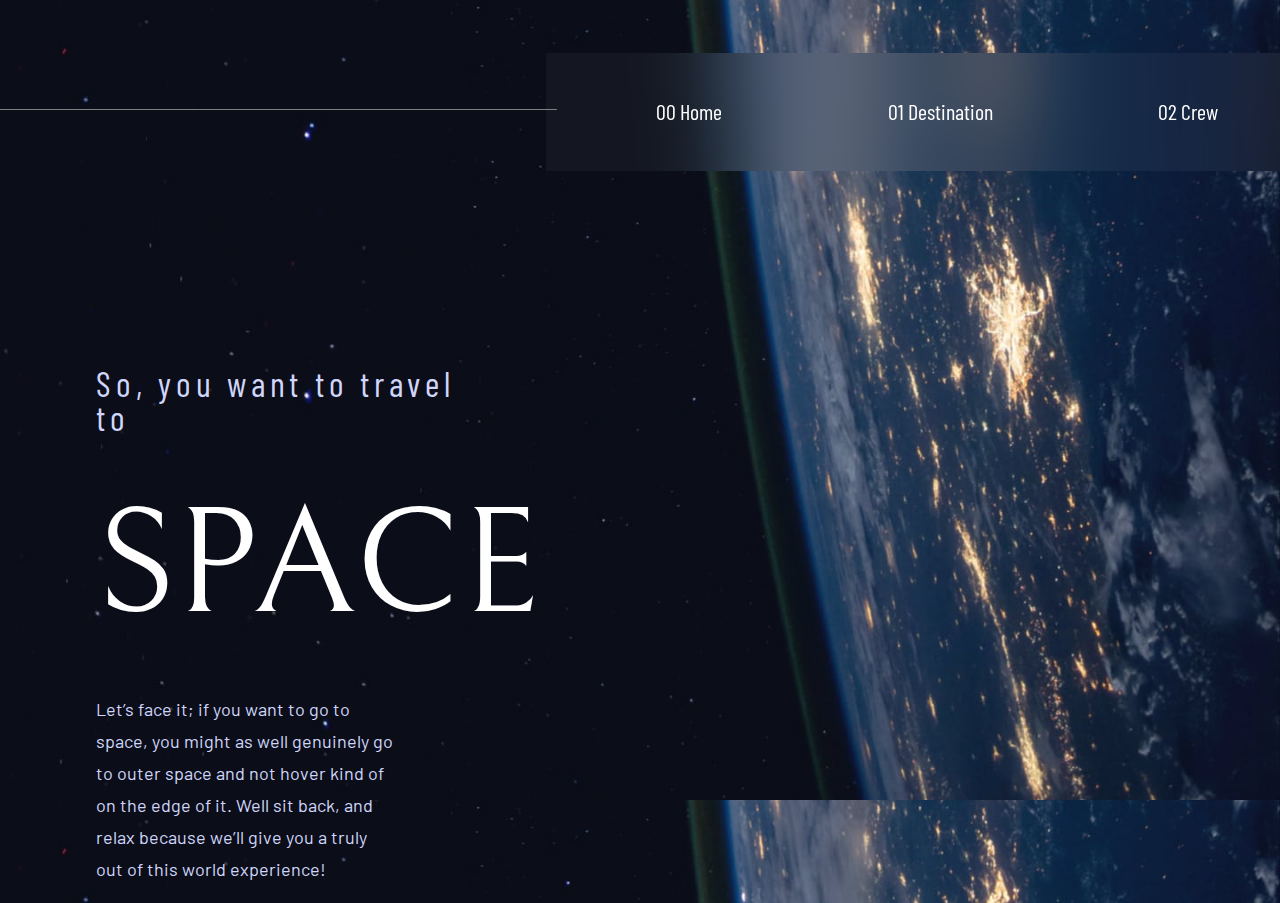
<file: index.html>
<!DOCTYPE html>
<html lang="en">

<head>
  <meta charset="UTF-8">
  <meta name="viewport" content="width=device-width, initial-scale=1.0">

  <link rel="icon" type="image/png" sizes="32x32" href="assets/favicon-32x32.png">
  <link rel="stylesheet" href="assets/styles.css">
  <link rel="preconnect" href="https://fonts.googleapis.com">
  <link rel="preconnect" href="https://fonts.gstatic.com" crossorigin>
  <link href="https://fonts.googleapis.com/css2?family=Barlow&family=Barlow+Condensed&family=Bellefair&display=swap" rel="stylesheet">

  <title>Frontend Mentor | Space tourism website</title>
</head>

<body>

  <div class="bar">
    <div class="nevigation_bar">
      <nav class="menu">
        <a href="index.html">00 Home</a>
        <a href="destination-moon.html">01 Destination</a>
        <a href="crew-commander.html">02 Crew</a>
        <a href="technology-vehicle.html">03 Tectnology</a>
        <hr class="line">
      </nav>
    </div>

  </div>
  <div class="text">
    <h4>So, you want to travel to</h4>
    <h1> SPACE</h1>
    <p>Let’s face it; if you want to go to space, you might as well genuinely go to
      outer space and not hover kind of on the edge of it. Well sit back, and relax
      because we’ll give you a truly out of this world experience!</p>


  </div>
  <div class="explore">
    <h3 >EXPLORE</h3>

  </div>






</body>

</html>
</file>
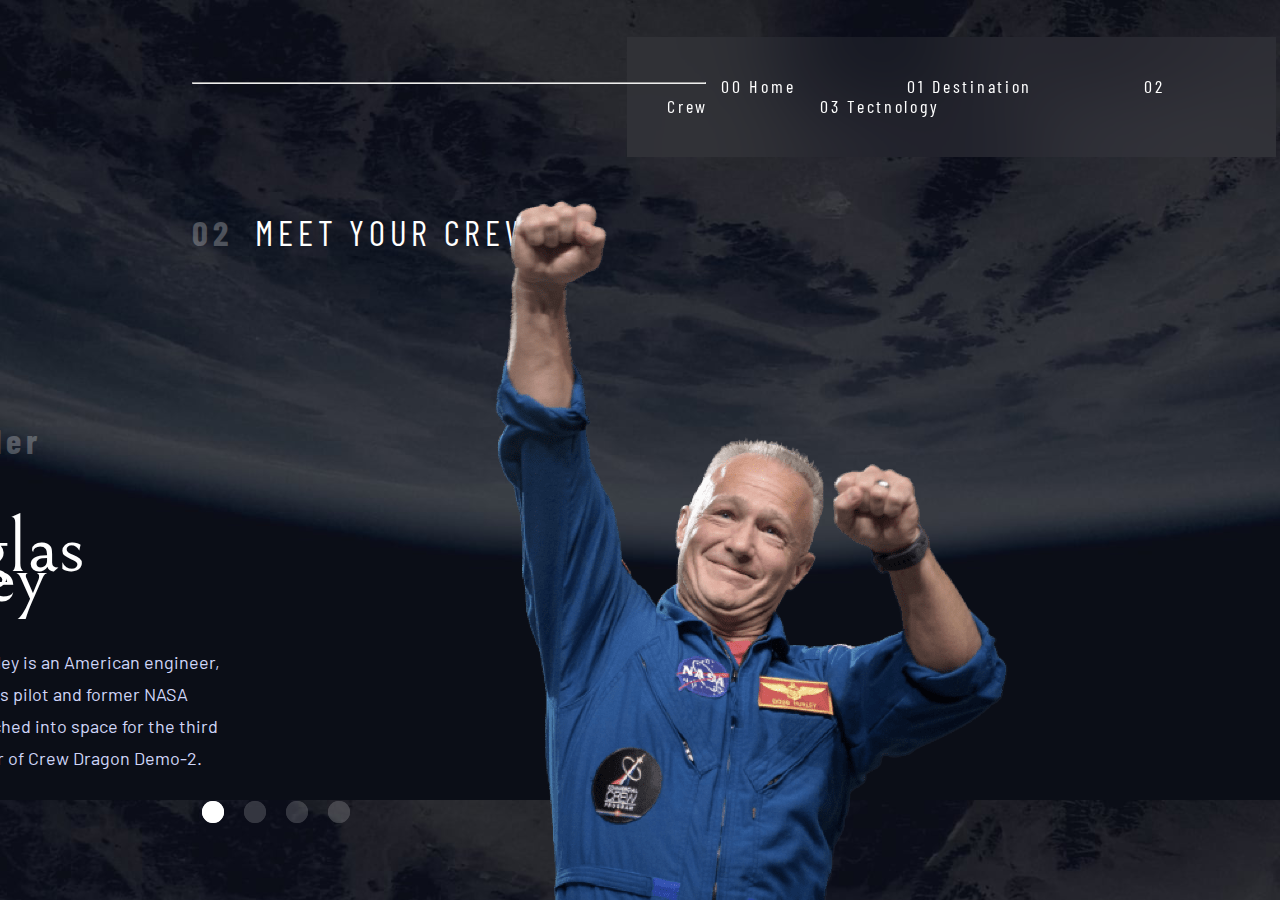
<file: crew-commander.html>
<!DOCTYPE html>
<html lang="en">
<head>
  <meta charset="UTF-8">
  <meta name="viewport" content="width=device-width, initial-scale=1.0">

  <link rel="icon" type="image/png" sizes="32x32" href="./assets/favicon-32x32.png">
  <link rel="stylesheet" href="assets/styles-c.css">
  <link rel="preconnect" href="https://fonts.googleapis.com">
  <link rel="preconnect" href="https://fonts.gstatic.com" crossorigin>
  <link href="https://fonts.googleapis.com/css2?family=Barlow&family=Barlow+Condensed&family=Bellefair&display=swap" rel="stylesheet">
  <title>Frontend Mentor | Space tourism website</title>
</head>
<body>
  <div class="nav-bar">
    <nav class="menu">
      <a class="a1" href="index.html">00 Home</a>
      <a class="a1" href="destination-moon.html">01 Destination</a>
      <a class="a1" href="crew-commander.html">02 Crew</a>
      <a class="a1" href="technology-vehicle.html">03 Tectnology</a>
    </nav>
    <hr class="line">

  </div>
  <div class="h1">
    <h1 class="h1-1">02</h1> <h1 class="h1-2">Meet your crew</h1>
  </div>
  <div class="main">
    <h1 class="h1-1">Commander</h1>
    <h1 class="h1-3">Douglas Hurley</h1>
    <p>Douglas Gerald Hurley is an American engineer, former Marine Corps pilot
        and former NASA astronaut. He launched into space for the third time as
        commander of Crew Dragon Demo-2.
      </p>

  </div>
  <img src="assets/crew/image-douglas-hurley.png" alt="image-moon">
  <div class="nav">
    <nav class="">
      <a class="a2 btn opacity"  href="crew-commander.html"></a>
      <a class="a2 btn" href="crew-specialist.html"></a>
      <a class="a2 btn" href="crew-pilot.html"></a>
      <a class="a2 btn" href="crew-engineer.html"></a>
    </nav>

  </div>


</body>
</html>
</file>
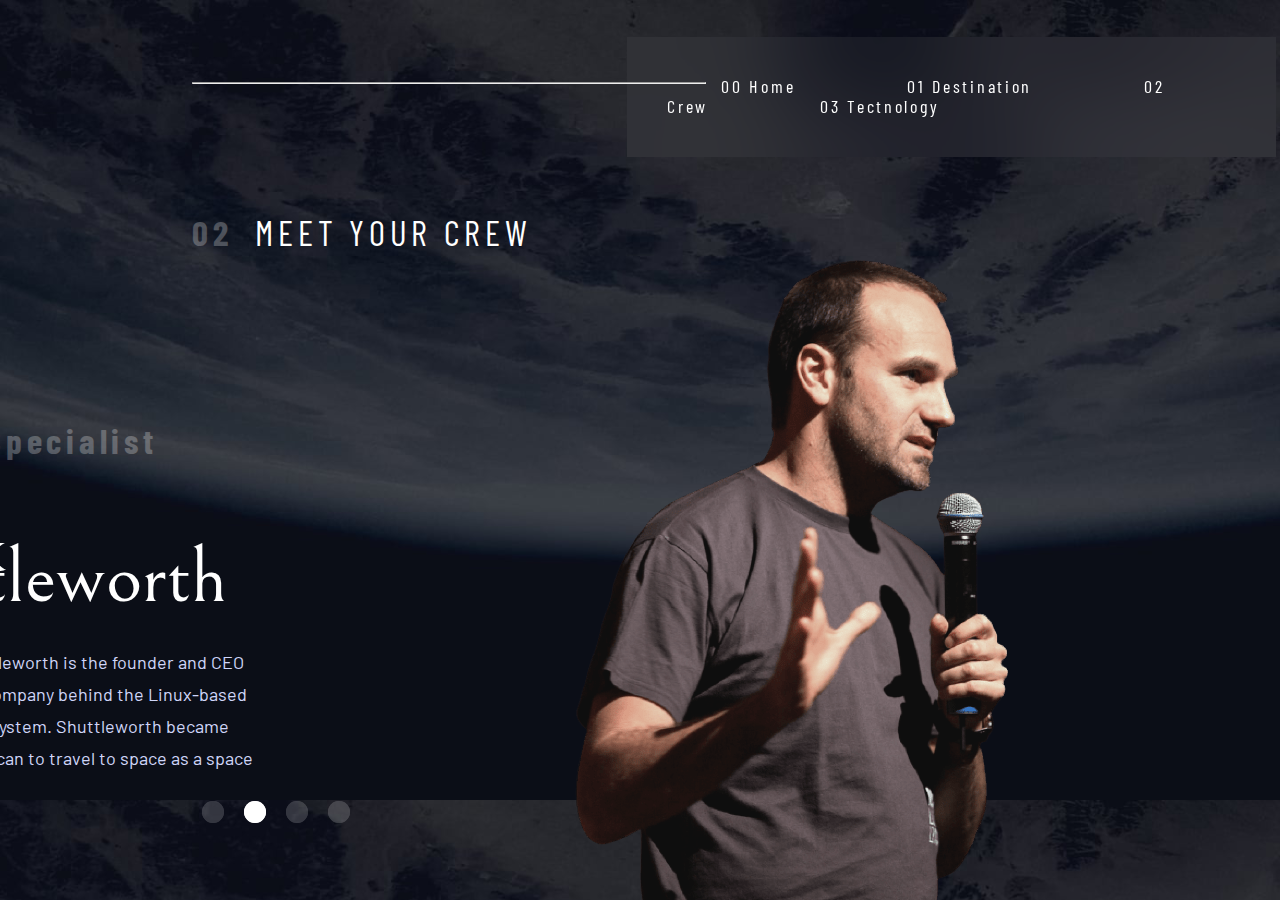
<file: crew-specialist.html>
<!DOCTYPE html>
<html lang="en">
<head>
  <meta charset="UTF-8">
  <meta name="viewport" content="width=device-width, initial-scale=1.0">

  <link rel="icon" type="image/png" sizes="32x32" href="./assets/favicon-32x32.png">
  <link rel="stylesheet" href="assets/styles-c.css">
  <link rel="preconnect" href="https://fonts.googleapis.com">
  <link rel="preconnect" href="https://fonts.gstatic.com" crossorigin>
  <link href="https://fonts.googleapis.com/css2?family=Barlow&family=Barlow+Condensed&family=Bellefair&display=swap" rel="stylesheet">
  <title>Frontend Mentor | Space tourism website</title>
</head>
<body>
  <div class="nav-bar">
    <nav class="menu">
      <a class="a1" href="index.html">00 Home</a>
      <a class="a1" href="destination-moon.html">01 Destination</a>
      <a class="a1" href="crew-commander.html">02 Crew</a>
      <a class="a1" href="technology-vehicle.html">03 Tectnology</a>
    </nav>
    <hr class="line">

  </div>
  <div class="h1">
    <h1 class="h1-1">02</h1> <h1 class="h1-2">Meet your crew</h1>
  </div>
  <div class="main">
    <h1 class="h1-1">  Mission Specialist</h1>
    <h1 class="h1-3">  Mark Shuttleworth</h1>
    <p>  Mark Richard Shuttleworth is the founder and CEO of Canonical, the company behind
      the Linux-based Ubuntu operating system. Shuttleworth became the first South
      African to travel to space as a space tourist.
      </p>

  </div>
  <img src="assets/crew/image-mark-shuttleworth.png" alt="image-moon">
  <div class="nav">
    <nav class="">
      <a class="a2 btn"  href="crew-commander.html"></a>
      <a class="a2 btn opacity" href="crew-specialist.html"></a>
      <a class="a2 btn" href="crew-pilot.html"></a>
      <a class="a2 btn" href="crew-engineer.html"></a>
    </nav>

  </div>


</body>
</html>
</file>
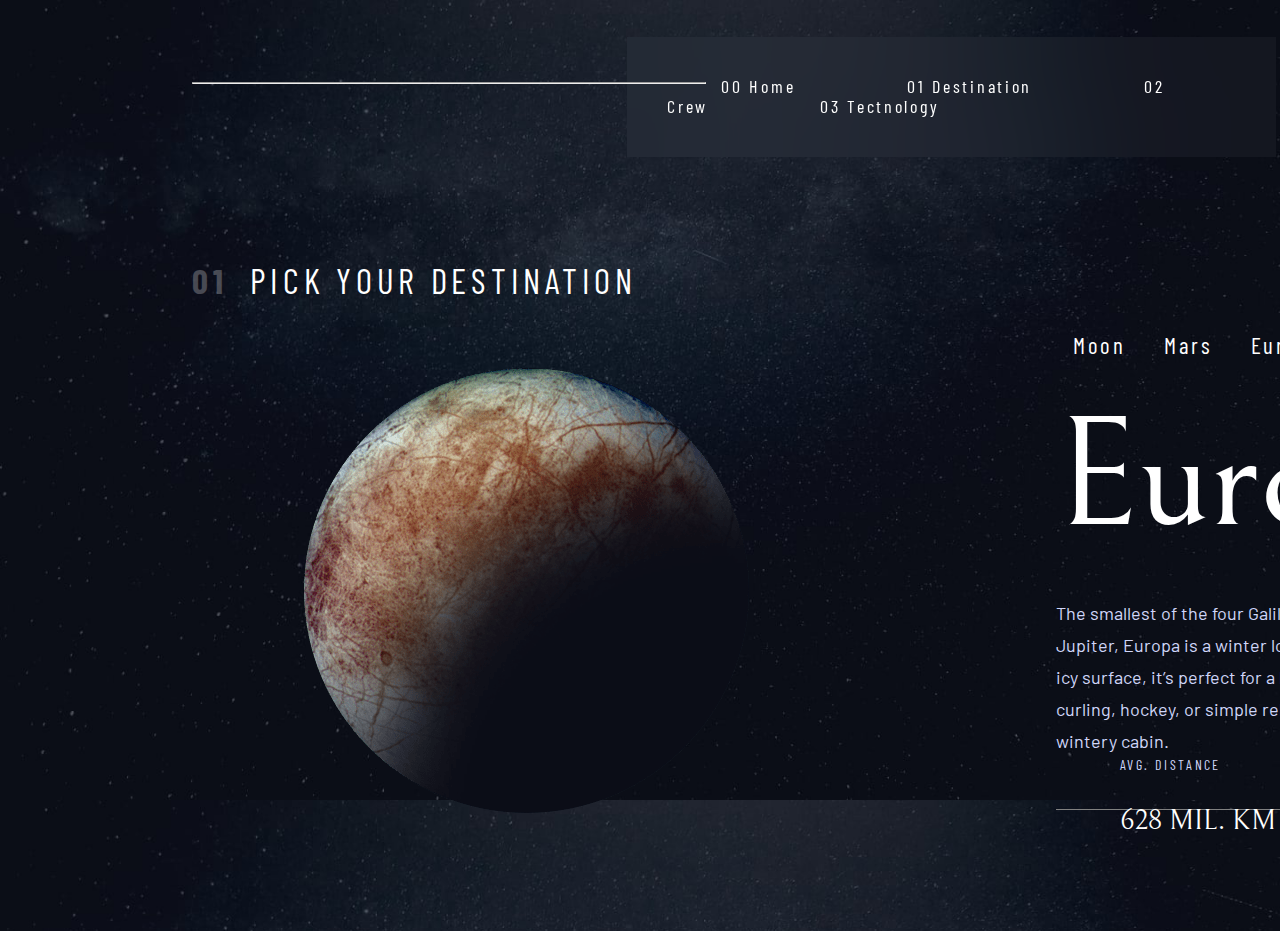
<file: destination-europa.html>
<!DOCTYPE html>
<html lang="en">
<head>
  <meta charset="UTF-8">
  <meta name="viewport" content="width=device-width, initial-scale=1.0">

  <link rel="icon" type="image/png" sizes="32x32" href="./assets/favicon-32x32.png">
  <link rel="stylesheet" href="assets/styles-d.css">
  <link rel="preconnect" href="https://fonts.googleapis.com">
  <link rel="preconnect" href="https://fonts.gstatic.com" crossorigin>
  <link href="https://fonts.googleapis.com/css2?family=Barlow&family=Barlow+Condensed&family=Bellefair&display=swap" rel="stylesheet">
  <title>Frontend Mentor | Space tourism website</title>
</head>
<body>
  <div class="nav-bar">
    <nav class="menu">
      <a class="a1" href="index.html">00 Home</a>
      <a class="a1" href="destination-moon.html">01 Destination</a>
      <a class="a1" href="crew-commander.html">02 Crew</a>
      <a class="a1" href="technology-vehicle.html">03 Tectnology</a>
    </nav>
    <hr class="line">

  </div>
  <div class="h1">
    <h1 class="h1-1">01</h1> <h1 class="h1-2">Pick your destination</h1>
  </div>
  <div class="main">
    <nav>
      <a class="a2"  href="destination-moon.html">Moon</a>
      <a class="a2" href="destination-mars.html">Mars</a>
      <a class="a2" href="destination-europa.html">Europa</a>
      <a class="a2" href="destination-titan.html">Titan</a>

    </nav>
    <h1 class="h1-3">Europa</h1>
    <p>   The smallest of the four Galilean moons orbiting Jupiter, Europa is a
      winter lover’s dream. With an icy surface, it’s perfect for a bit of
      ice skating, curling, hockey, or simple relaxation in your snug
      wintery cabin.</p>
    <hr class="line2">
    <div class="last1">
      <h6>AVG. DISTANCE</h6>
      <h3>   628 mil. km</h3>
    </div>
    <div class="last2">
      <h6>EST. TRAVEL TIME</h6>
      <h3> 3 years</h3>

    </div>

  </div>
  <img src="assets/destination/image-europa.png" alt="image-moon">


</body>
</html>
</file>
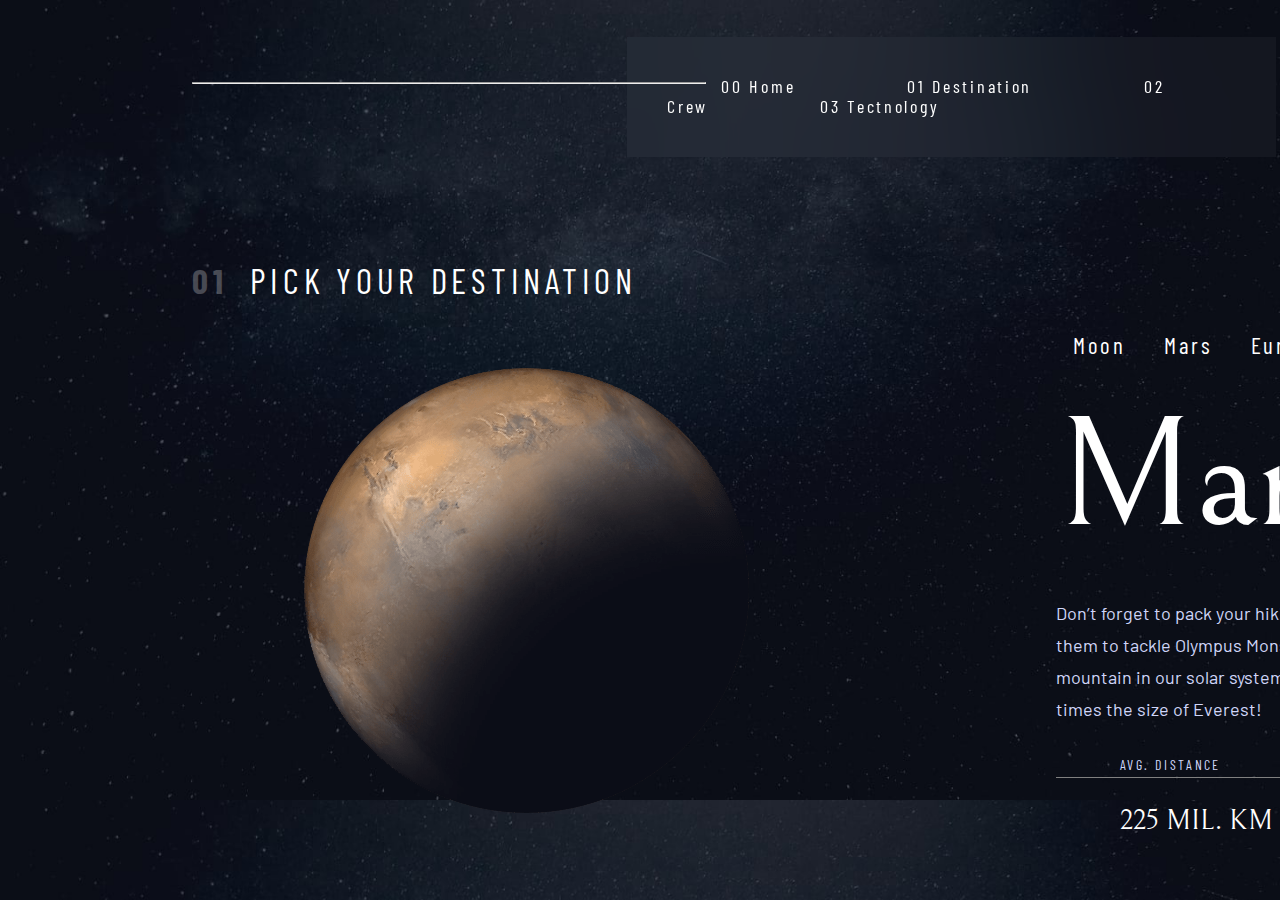
<file: destination-mars.html>
<!DOCTYPE html>
<html lang="en">
<head>
  <meta charset="UTF-8">
  <meta name="viewport" content="width=device-width, initial-scale=1.0">

  <link rel="icon" type="image/png" sizes="32x32" href="./assets/favicon-32x32.png">
  <link rel="stylesheet" href="assets/styles-d.css">
  <link rel="preconnect" href="https://fonts.googleapis.com">
  <link rel="preconnect" href="https://fonts.gstatic.com" crossorigin>
  <link href="https://fonts.googleapis.com/css2?family=Barlow&family=Barlow+Condensed&family=Bellefair&display=swap" rel="stylesheet">
  <title>Frontend Mentor | Space tourism website</title>
</head>
<body>
  <div class="nav-bar">
    <nav class="menu">
      <a class="a1" href="index.html">00 Home</a>
      <a class="a1" href="destination-moon.html">01 Destination</a>
      <a class="a1" href="crew-commander.html">02 Crew</a>
      <a class="a1" href="technology-vehicle.html">03 Tectnology</a>
    </nav>
    <hr class="line">

  </div>
  <div class="h1">
    <h1 class="h1-1">01</h1> <h1 class="h1-2">Pick your destination</h1>
  </div>
  <div class="main">
    <nav>
      <a class="a2"  href="destination-moon.html">Moon</a>
      <a class="a2" href="destination-mars.html">Mars</a>
      <a class="a2" href="destination-europa.html">Europa</a>
      <a class="a2" href="destination-titan.html">Titan</a>

    </nav>
    <h1 class="h1-3">Mars</h1>
    <p> Don’t forget to pack your hiking boots. You’ll need them to tackle Olympus Mons,
    the tallest planetary mountain in our solar system. It’s two and a half times
    the size of Everest!</p>
    <hr class="line2">
    <div class="last1">
      <h6>AVG. DISTANCE</h6>
      <h3>  225 mil. km</h3>
    </div>
    <div class="last2">
      <h6>EST. TRAVEL TIME</h6>
      <h3>  9 months</h3>

    </div>

  </div>
  <img src="assets/destination/image-mars.png" alt="image-moon">


</body>
</html>
</file>
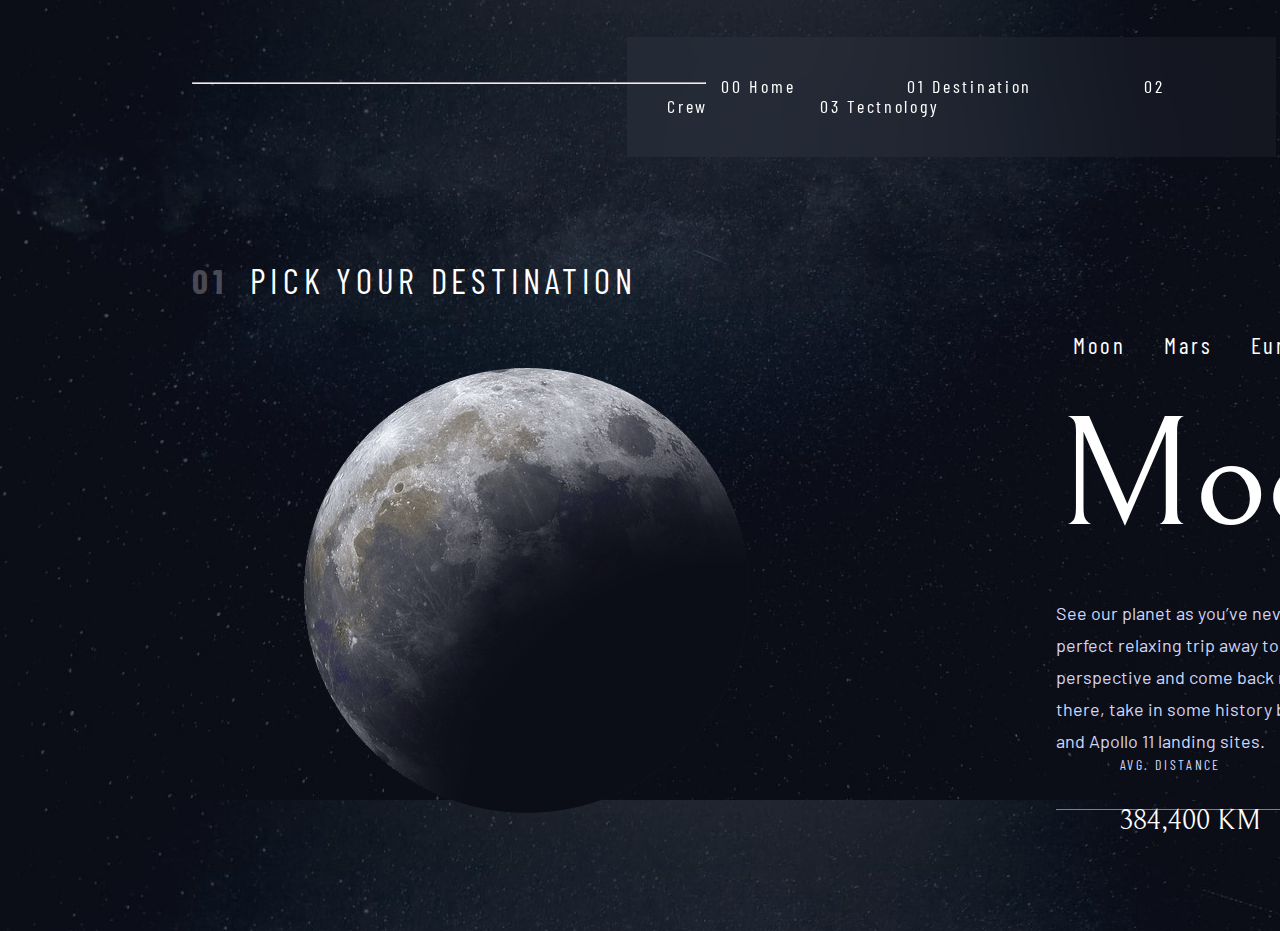
<file: destination-moon.html>
<!DOCTYPE html>
<html lang="en">
<head>
  <meta charset="UTF-8">
  <meta name="viewport" content="width=device-width, initial-scale=1.0">

  <link rel="icon" type="image/png" sizes="32x32" href="./assets/favicon-32x32.png">
  <link rel="stylesheet" href="assets/styles-d.css">
  <link rel="preconnect" href="https://fonts.googleapis.com">
  <link rel="preconnect" href="https://fonts.gstatic.com" crossorigin>
  <link href="https://fonts.googleapis.com/css2?family=Barlow&family=Barlow+Condensed&family=Bellefair&display=swap" rel="stylesheet">
  <title>Frontend Mentor | Space tourism website</title>
</head>
<body>
  <div class="nav-bar">
    <nav class="menu">
      <a class="a1" href="index.html">00 Home</a>
      <a class="a1" href="destination-moon.html">01 Destination</a>
      <a class="a1" href="crew-commander.html">02 Crew</a>
      <a class="a1" href="technology-vehicle.html">03 Tectnology</a>
    </nav>
    <hr class="line">

  </div>
  <div class="h1">
    <h1 class="h1-1">01</h1> <h1 class="h1-2">Pick your destination</h1>
  </div>
  <div class="main">
    <nav>
      <a class="a2"  href="destination-moon.html">Moon</a>
      <a class="a2" href="destination-mars.html">Mars</a>
      <a class="a2" href="destination-europa.html">Europa</a>
      <a class="a2" href="destination-titan.html">Titan</a>

    </nav>
    <h1 class="h1-3">Moon</h1>
    <p>  See our planet as you’ve never seen it before. A perfect relaxing trip away to help
      regain perspective and come back refreshed. While you’re there, take in some history
      by visiting the Luna 2 and Apollo 11 landing sites.</p>
    <hr class="line2">
    <div class="last1">
      <h6>AVG. DISTANCE</h6>
      <h3>384,400 KM</h3>
    </div>
    <div class="last2">
      <h6>EST. TRAVEL TIME</h6>
      <h3>3 DAYS</h3>

    </div>

  </div>
  <img src="assets/destination/image-moon.png" alt="image-moon">


</body>
</html>
</file>
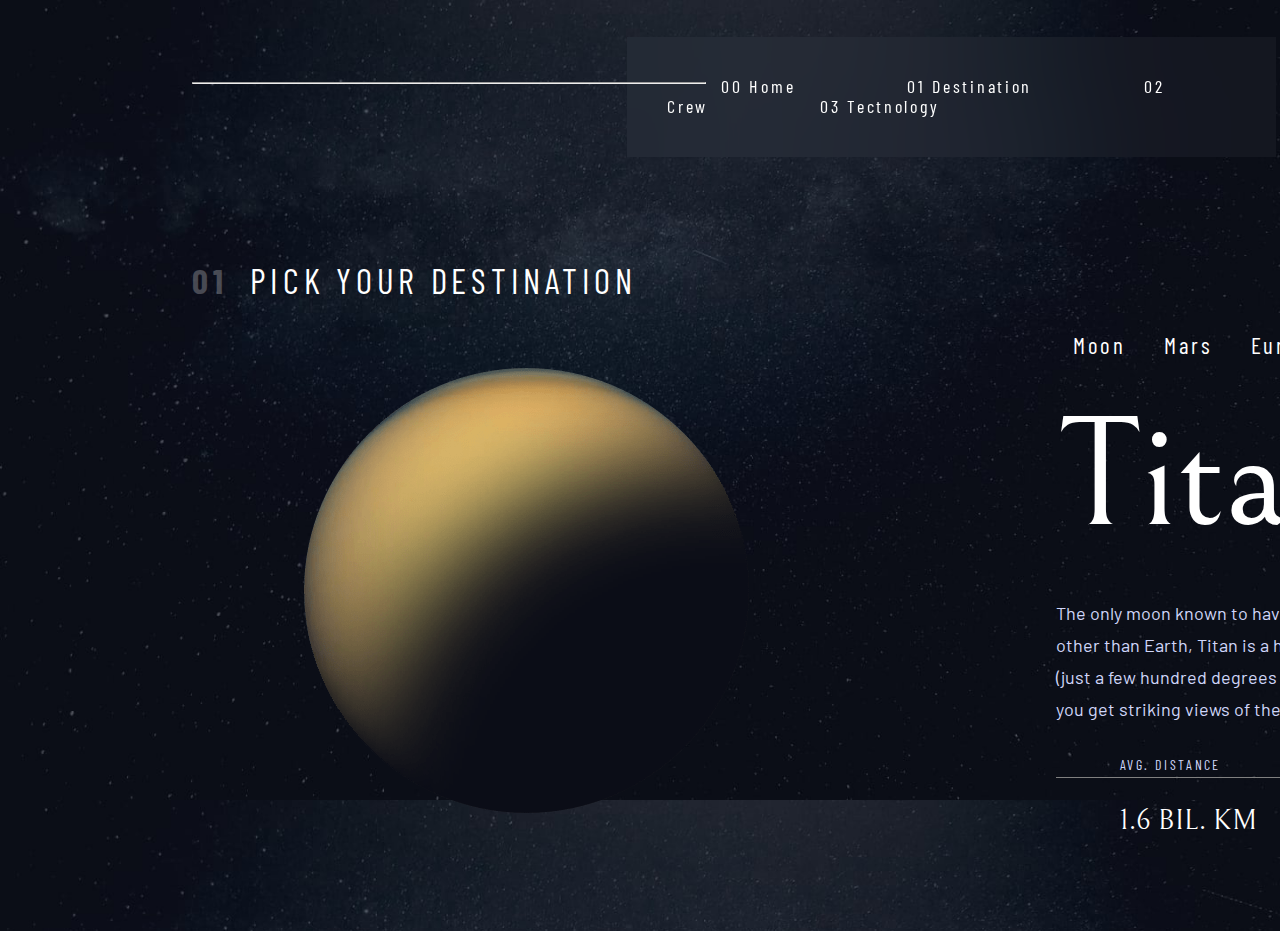
<file: destination-titan.html>
<!DOCTYPE html>
<html lang="en">
<head>
  <meta charset="UTF-8">
  <meta name="viewport" content="width=device-width, initial-scale=1.0">

  <link rel="icon" type="image/png" sizes="32x32" href="./assets/favicon-32x32.png">
  <link rel="stylesheet" href="assets/styles-d.css">
  <link rel="preconnect" href="https://fonts.googleapis.com">
  <link rel="preconnect" href="https://fonts.gstatic.com" crossorigin>
  <link href="https://fonts.googleapis.com/css2?family=Barlow&family=Barlow+Condensed&family=Bellefair&display=swap" rel="stylesheet">
  <title>Frontend Mentor | Space tourism website</title>
</head>
<body>
  <div class="nav-bar">
    <nav class="menu">
      <a class="a1" href="index.html">00 Home</a>
      <a class="a1" href="destination-moon.html">01 Destination</a>
      <a class="a1" href="crew-commander.html">02 Crew</a>
      <a class="a1" href="technology-vehicle.html">03 Tectnology</a>
    </nav>
    <hr class="line">

  </div>
  <div class="h1">
    <h1 class="h1-1">01</h1> <h1 class="h1-2">Pick your destination</h1>
  </div>
  <div class="main">
    <nav>
      <a class="a2"  href="destination-moon.html">Moon</a>
      <a class="a2" href="destination-mars.html">Mars</a>
      <a class="a2" href="destination-europa.html">Europa</a>
      <a class="a2" href="destination-titan.html">Titan</a>

    </nav>
    <h1 class="h1-3">Titan</h1>
    <p>   The only moon known to have a dense atmosphere other than Earth, Titan
      is a home away from home (just a few hundred degrees colder!). As a
      bonus, you get striking views of the Rings of Saturn.</p>
    <hr class="line2">
    <div class="last1">
      <h6>AVG. DISTANCE</h6>
      <h3>1.6 bil. km</h3>
    </div>
    <div class="last2">
      <h6>EST. TRAVEL TIME</h6>
      <h3>  7 years</h3>

    </div>

  </div>
  <img src="assets/destination/image-titan.png" alt="image-moon">


</body>
</html>
</file>
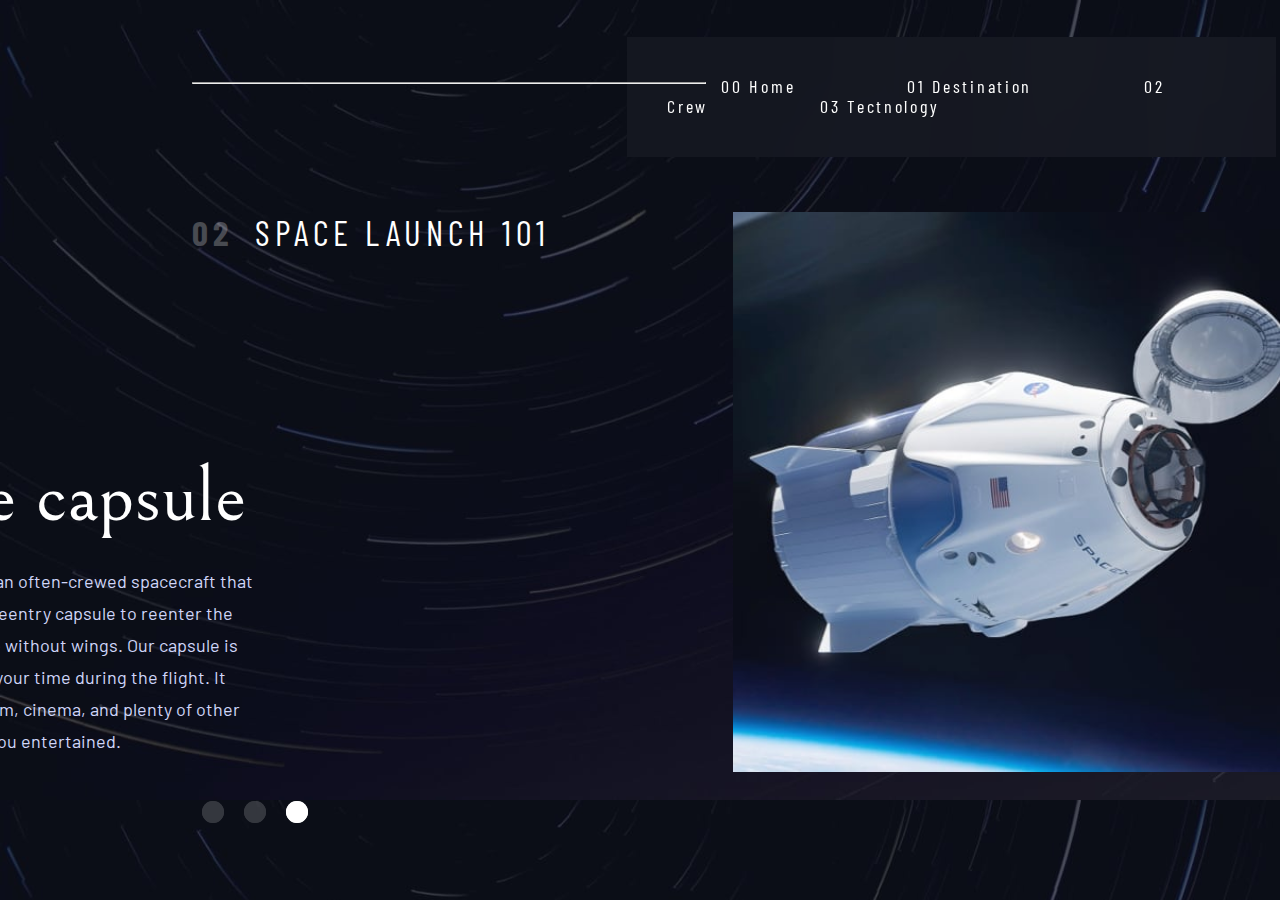
<file: technology-capsule.html>
<!DOCTYPE html>
<html lang="en">
<head>
  <meta charset="UTF-8">
  <meta name="viewport" content="width=device-width, initial-scale=1.0">

  <link rel="icon" type="image/png" sizes="32x32" href="./assets/favicon-32x32.png">
  <link rel="stylesheet" href="assets/styles-t.css">
  <link rel="preconnect" href="https://fonts.googleapis.com">
  <link rel="preconnect" href="https://fonts.gstatic.com" crossorigin>
  <link href="https://fonts.googleapis.com/css2?family=Barlow&family=Barlow+Condensed&family=Bellefair&display=swap" rel="stylesheet">
  <title>Frontend Mentor | Space tourism website</title>
</head>
<body>
  <div class="nav-bar">
    <nav class="menu">
      <a class="a1" href="index.html">00 Home</a>
      <a class="a1" href="destination-moon.html">01 Destination</a>
      <a class="a1" href="crew-commander.html">02 Crew</a>
      <a class="a1" href="technology-vehicle.html">03 Tectnology</a>
    </nav>
    <hr class="line">

  </div>
  <div class="h1">
    <h1 class="h1-1">02</h1> <h1 class="h1-2">Space launch 101</h1>
  </div>
  <div class="main">
    <h1 class="h1-4">THE TERMINOLOGY...</h1>
    <h1 class="h1-3">Space capsule</h1>
    <p>   A space capsule is an often-crewed spacecraft that uses a blunt-body reentry
      capsule to reenter the Earth's atmosphere without wings. Our capsule is where
      you'll spend your time during the flight. It includes a space gym, cinema,
      and plenty of other activities to keep you entertained.
      </p>

  </div>
  <img src="assets/technology/image-space-capsule-portrait.jpg" alt="image-moon">
  <div class="nav">
    <nav class="">
      <a class="a2 btn "  href="technology-vehicle.html"></a>
      <a class="a2 btn" href="technology-spaceport.html"></a>
      <a class="a2 btn opacity" href="technology-capsule.html"></a>
    </nav>

  </div>
</file>
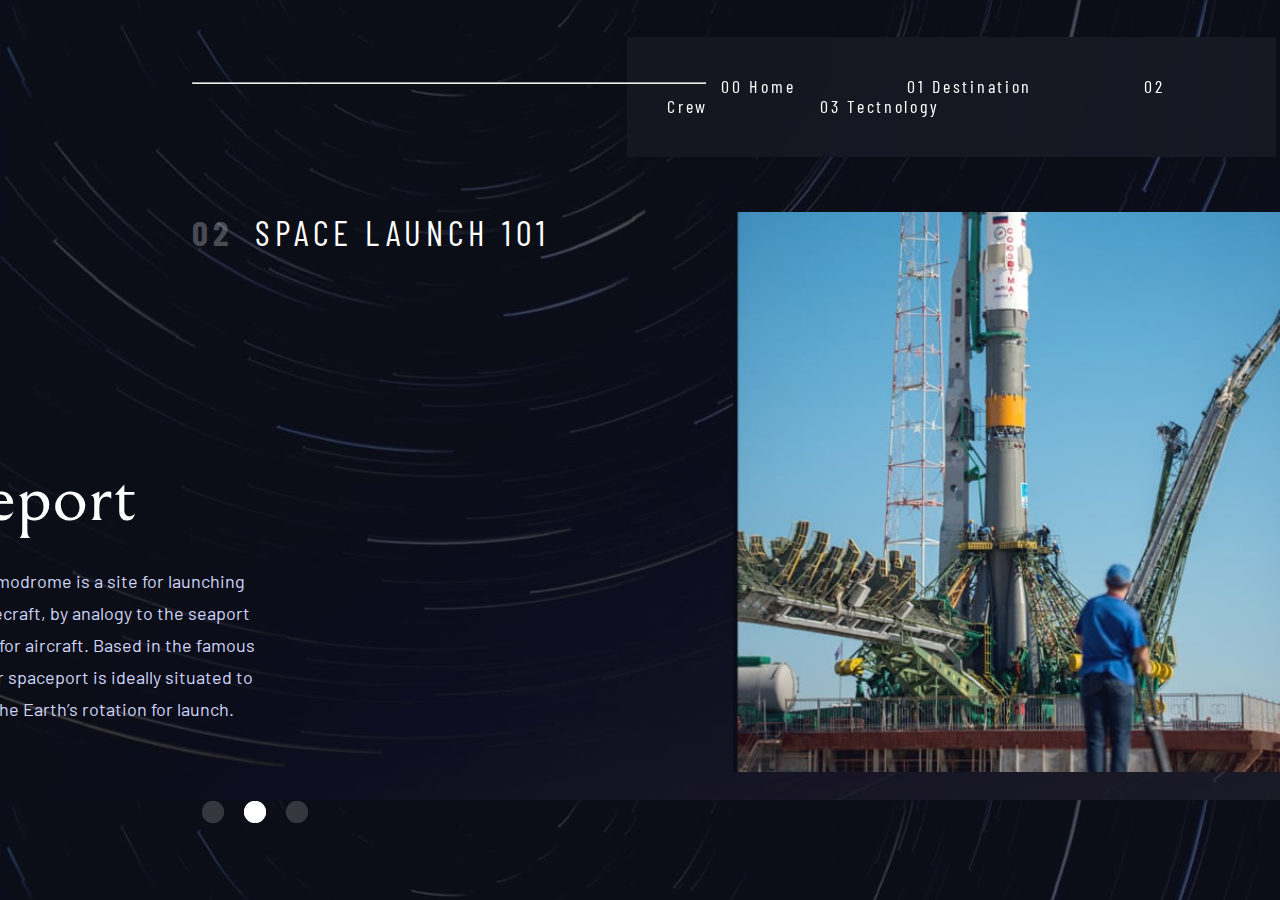
<file: technology-spaceport.html>
<!DOCTYPE html>
<html lang="en">
<head>
  <meta charset="UTF-8">
  <meta name="viewport" content="width=device-width, initial-scale=1.0">

  <link rel="icon" type="image/png" sizes="32x32" href="./assets/favicon-32x32.png">
  <link rel="stylesheet" href="assets/styles-t.css">
  <link rel="preconnect" href="https://fonts.googleapis.com">
  <link rel="preconnect" href="https://fonts.gstatic.com" crossorigin>
  <link href="https://fonts.googleapis.com/css2?family=Barlow&family=Barlow+Condensed&family=Bellefair&display=swap" rel="stylesheet">
  <title>Frontend Mentor | Space tourism website</title>
</head>
<body>
  <div class="nav-bar">
    <nav class="menu">
      <a class="a1" href="index.html">00 Home</a>
      <a class="a1" href="destination-moon.html">01 Destination</a>
      <a class="a1" href="crew-commander.html">02 Crew</a>
      <a class="a1" href="technology-vehicle.html">03 Tectnology</a>
    </nav>
    <hr class="line">

  </div>
  <div class="h1">
    <h1 class="h1-1">02</h1> <h1 class="h1-2">Space launch 101</h1>
  </div>
  <div class="main">
    <h1 class="h1-4">THE TERMINOLOGY...</h1>
    <h1 class="h1-3">Spaceport</h1></h1>
    <p>  A spaceport or cosmodrome is a site for launching (or receiving) spacecraft,
    by analogy to the seaport for ships or airport for aircraft. Based in the
    famous Cape Canaveral, our spaceport is ideally situated to take advantage
    of the Earth’s rotation for launch.
      </p>

  </div>
  <img src="assets/technology/image-spaceport-portrait.jpg" alt="image-moon">
  <div class="nav">
    <nav class="">
      <a class="a2 btn "  href="technology-vehicle.html"></a>
      <a class="a2 btn opacity" href="technology-spaceport.html"></a>
      <a class="a2 btn " href="technology-capsule.html"></a>
    </nav>

  </div>
</file>
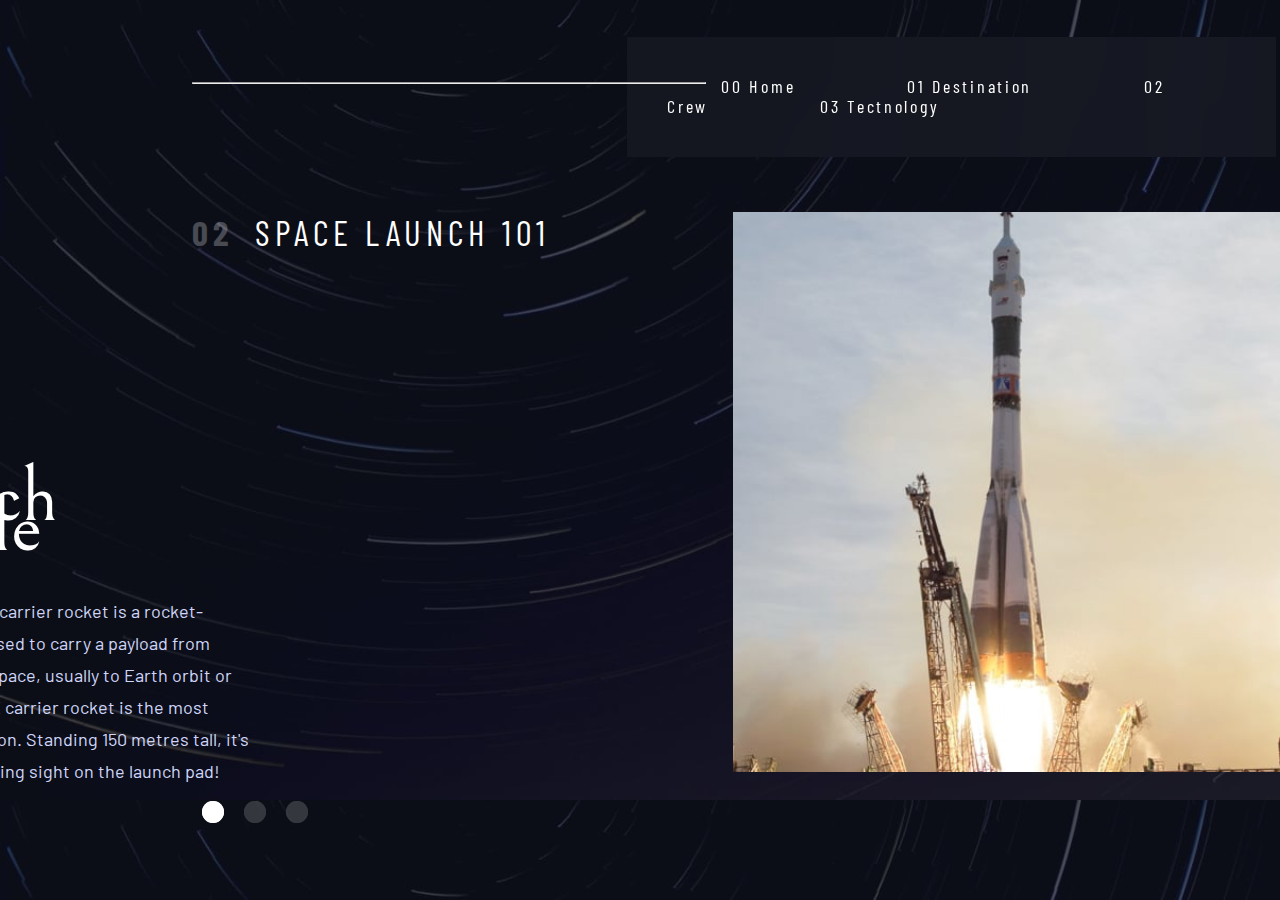
<file: technology-vehicle.html>
<!DOCTYPE html>
<html lang="en">
<head>
  <meta charset="UTF-8">
  <meta name="viewport" content="width=device-width, initial-scale=1.0">

  <link rel="icon" type="image/png" sizes="32x32" href="./assets/favicon-32x32.png">
  <link rel="stylesheet" href="assets/styles-t.css">
  <link rel="preconnect" href="https://fonts.googleapis.com">
  <link rel="preconnect" href="https://fonts.gstatic.com" crossorigin>
  <link href="https://fonts.googleapis.com/css2?family=Barlow&family=Barlow+Condensed&family=Bellefair&display=swap" rel="stylesheet">
  <title>Frontend Mentor | Space tourism website</title>
</head>
<body>
  <div class="nav-bar">
    <nav class="menu">
      <a class="a1" href="index.html">00 Home</a>
      <a class="a1" href="destination-moon.html">01 Destination</a>
      <a class="a1" href="crew-commander.html">02 Crew</a>
      <a class="a1" href="technology-vehicle.html">03 Tectnology</a>
    </nav>
    <hr class="line">

  </div>
  <div class="h1">
    <h1 class="h1-1">02</h1> <h1 class="h1-2">Space launch 101</h1>
  </div>
  <div class="main">
    <h1 class="h1-4">THE TERMINOLOGY...</h1>
    <h1 class="h1-3">Launch vehicle</h1></h1>
    <p>   A launch vehicle or carrier rocket is a rocket-propelled vehicle used to carry a
      payload from Earth's surface to space, usually to Earth orbit or beyond. Our
      WEB-X carrier rocket is the most powerful in operation. Standing 150 metres tall,
      it's quite an awe-inspiring sight on the launch pad!
      </p>

  </div>
  <img src="assets/technology/image-launch-vehicle-portrait.jpg" alt="image-moon">
  <div class="nav">
    <nav class="">
      <a class="a2 btn opacity"  href="technology-vehicle.html"></a>
      <a class="a2 btn" href="technology-spaceport.html"></a>
      <a class="a2 btn " href="technology-capsule.html"></a>
    </nav>

  </div>
</file>
<file: assets/styles.css>
body {
  background-image: url("home/background-home-desktop.jpg");
  background-size: 100%;
  color: white;
}

h1 {
  font-family: 'Bellefair';
  font-style: normal;
  font-weight: 400;
  font-size: 150px;
  line-height: 172px;
  color: #FFFFFF;
  margin-top: 40px;
  margin-bottom: 40px;
}

p {
  font-family: 'Barlow';
  font-style: normal;
  font-weight: 400;
  font-size: 18px;
  line-height: 32px;
  /* or 178% */
  color: #D0D6F9;
  width: 79%;
}

h4 {
  font-family: 'Barlow Condensed', sans-serif;
  font-style: normal;
  font-weight: 400;
  font-size: 35px;
  line-height: 34px;
  /* identical to box height */
  letter-spacing: 4.725px;
  color: #D0D6F9;
}

h3 {
  font-family: 'Bellefair';
      font-style: normal;
      font-weight: 400;
      font-size: 57px;
      line-height: 37px;
      text-align: center;
      letter-spacing: 2px;
      color: #0B0D17;
      margin-top: 162px;
}

.explore {
  left: 0%;
  right: 0%;
  top: 0%;
  bottom: 0%;
  position: absolute;
  background: #FFFFFF;
  border-radius: 100%;
  width: 350px;
  height: 350px;
  left: 1314px;
  top: 466px;
}

.menu {
  padding: 45px 30px;
  font-size: 22px;
  display: inline-block;
  margin: 45px 20px;
  position: relative;
  left: 41%;
  color: white;
  background: rgba(255, 255, 255, 0.04);
  backdrop-filter: blur(40.7742px);
}

.line {
  position: absolute;
  width: 65%;
  top: 45px;
  right: 99%;
  border-style: solid none none none;
}

a {
  text-decoration: none;
  margin: 0 80px;
  color: white;
  font-family: 'Barlow Condensed', sans-serif;
}

.text {
  width: 30%;
  font-size: 150%;
  position: relative;
  left: 7%;
  margin-top: 150px;
}
</file>
<file: assets/styles-c.css>
body {
  background-image: url("crew/background-crew-desktop.jpg");
  background-size: 100%;
  color: white;
}

.menu {
  background: rgba(255, 255, 255, 0.04);
  backdrop-filter: blur(40.7742px);
  width: 45%;
  padding: 40px;
  left: 49%;
  position: relative;
  margin-top: 37px;
}

.a1 {
  font-family: 'Barlow Condensed';
  font-style: normal;
  font-weight: 400;
  font-size: 18px;
  line-height: 19px;
  letter-spacing: 2.7px;
  color: #FFFFFF;
  margin: 54px;
  text-decoration: none;
}
.line {
  position: absolute;
  width: 40%;
  top: 4.6rem;
  left: 12rem;
}


.h1 {
  position: absolute;
  left: 12rem;
  top: 12rem;
}

.h1-2 {
  font-family: 'Barlow Condensed';
  font-style: normal;
  font-weight: 400;
  font-size: 35px;
  line-height: 34px;
  letter-spacing: 4.725px;
  text-transform: uppercase;
  color: #FFFFFF;
  display: inline-block;
  margin-left: 19px;
}

.h1-1 {
  font-family: 'Barlow Condensed';
  font-style: normal;
  font-weight: 700;
  font-size: 35px;
  line-height: 34px;
  /* identical to box height */
  letter-spacing: 4.725px;
  color: #FFFFFF;
  display: inline-block;
  mix-blend-mode: normal;
  opacity: 0.25;
}

.main {
  position: absolute;
  top: 25rem;
  right: 64rem;
  width: 32%;
}

.a2 {
  background: #FFFFFF;
  mix-blend-mode: normal;
  opacity: 0.17;
  margin: 10px;
}

.h1-3 {
  font-family: 'Bellefair';
  font-style: normal;
  font-weight: 400;
  font-size: 490%;
  line-height: 30px;
  color: #FFFFFF;
}

p {
  font-family: 'Barlow';
  font-style: normal;
  font-weight: 400;
  font-size: 18px;
  line-height: 32px;
  /* or 178% */


  color: #D0D6F9;
}


img {
      position: absolute;
      bottom: 0;
      right: 17rem;
}
.btn {
  background: #FFFFFF;
  background-image: -webkit-linear-gradient(top, #FFFFFF, #FFFFFF);
  background-image: -moz-linear-gradient(top, #FFFFFF, #FFFFFF);
  background-image: -ms-linear-gradient(top, #FFFFFF, #FFFFFF);
  background-image: -o-linear-gradient(top, #FFFFFF, #FFFFFF);
  background-image: linear-gradient(to bottom, #FFFFFF, #FFFFFF);
  -webkit-border-radius: 28;
  -moz-border-radius: 28;
  border-radius: 28px;
  font-family: Arial;
  color: #ffffff;
  font-size: 11px;
  padding: 5px 17px 5px 5px;
  text-decoration: none;
}

.btn:hover {
  text-decoration: none;
}
.nav{
  position: absolute;
  bottom: 5rem;
  left: 12rem;
}
.opacity{
  opacity: 1;
}
</file>
<file: assets/styles-d.css>
body {
  background-image: url("destination/background-destination-desktop.jpg");
  background-size: 100%;
  color: white;
}

.nav-bar {}

.menu {
  background: rgba(255, 255, 255, 0.04);
  backdrop-filter: blur(40.7742px);
  width: 45%;
  padding: 40px;
  left: 49%;
  position: relative;
  margin-top: 37px;
}

.a1 {
  font-family: 'Barlow Condensed';
  font-style: normal;
  font-weight: 400;
  font-size: 18px;
  line-height: 19px;
  letter-spacing: 2.7px;
  color: #FFFFFF;
  margin: 54px;
  text-decoration: none;
}

.line {
  position: absolute;
  width: 40%;
  top: 4.6rem;
  left: 12rem;
}

.h1 {
  position: absolute;
  left: 12rem;
  top: 15rem;
}

.h1-2 {
  font-family: 'Barlow Condensed';
  font-style: normal;
  font-weight: 400;
  font-size: 35px;
  line-height: 34px;
  letter-spacing: 4.725px;
  text-transform: uppercase;
  color: #FFFFFF;
  display: inline-block;
  margin-left: 19px;
}

.h1-1 {
  font-family: 'Barlow Condensed';
  font-style: normal;
  font-weight: 700;
  font-size: 35px;
  line-height: 34px;
  /* identical to box height */
  letter-spacing: 4.725px;
  color: #FFFFFF;
  display: inline-block;
  mix-blend-mode: normal;
  opacity: 0.25;
}

.main {
  position: absolute;
  top: 21rem;
  left: 66rem;
  width: 32%;
}

.a2 {
  font-family: 'Barlow Condensed';
  font-style: normal;
  font-weight: 400;
  font-size: 23px;
  line-height: 19px;
  letter-spacing: 2.7px;
  color: #FFFFFF;
  margin: 0px 17px;
  text-decoration: none;
}

.h1-3 {
  font-family: 'Bellefair';
  font-style: normal;
  font-weight: 400;
  font-size: 156px;
  line-height: 30px;
  color: #FFFFFF;
}

p {
  font-family: 'Barlow';
  font-style: normal;
  font-weight: 400;
  font-size: 18px;
  line-height: 32px;
  /* or 178% */
  color: #D0D6F9;
}

.line2 {
  background: #383B4B;
  border-style: solid none none none;
  margin-top: 52px;
  margin-bottom: 30px;
}

h6 {
  font-family: 'Barlow Condensed';
  font-style: normal;
  font-weight: 400;
  font-size: 14px;
  line-height: 17px;
  /* identical to box height */
  letter-spacing: 2.3625px;
  text-transform: uppercase;
  color: #D0D6F9;
}

h3 {
  font-family: 'Bellefair';
  font-style: normal;
  font-weight: 400;
  font-size: 28px;
  line-height: 32px;
  /* identical to box height */
  text-transform: uppercase;
  color: #FFFFFF;
}

.last1 {
  left: 4rem;
  position: absolute;
  top: 24.2rem;
}

.last2 {
  left: 24rem;
  position: absolute;
  top: 24.2rem;
}
img{
  position: absolute;
top: 23rem;
left: 19rem;
}
}
</file>
<file: assets/styles-t.css>
body {
  background-image: url("technology/background-technology-desktop.jpg");
  background-size: 100%;
  color: white;
}

.menu {
  background: rgba(255, 255, 255, 0.04);
  backdrop-filter: blur(40.7742px);
  width: 45%;
  padding: 40px;
  left: 49%;
  position: relative;
  margin-top: 37px;
}

.a1 {
  font-family: 'Barlow Condensed';
  font-style: normal;
  font-weight: 400;
  font-size: 18px;
  line-height: 19px;
  letter-spacing: 2.7px;
  color: #FFFFFF;
  margin: 54px;
  text-decoration: none;
}
.line {
  position: absolute;
  width: 40%;
  top: 4.6rem;
  left: 12rem;
}


.h1 {
  position: absolute;
  left: 12rem;
  top: 12rem;
}

.h1-2 {
  font-family: 'Barlow Condensed';
  font-style: normal;
  font-weight: 400;
  font-size: 35px;
  line-height: 34px;
  letter-spacing: 4.725px;
  text-transform: uppercase;
  color: #FFFFFF;
  display: inline-block;
  margin-left: 19px;
}

.h1-1 {
  font-family: 'Barlow Condensed';
  font-style: normal;
  font-weight: 700;
  font-size: 35px;
  line-height: 34px;
  /* identical to box height */
  letter-spacing: 4.725px;
  color: #FFFFFF;
  display: inline-block;
  mix-blend-mode: normal;
  opacity: 0.25;
}

.main {
  position: absolute;
  top: 25rem;
  right: 64rem;
  width: 32%;
}

.a2 {
  background: #FFFFFF;
  mix-blend-mode: normal;
  opacity: 0.17;
  margin: 10px;
}

.h1-3 {
  font-family: 'Bellefair';
  font-style: normal;
  font-weight: 400;
  font-size: 490%;
  line-height: 30px;
  color: #FFFFFF;
}
.h1-4{
  font-family: 'Barlow Condensed';
font-style: normal;
font-weight: 400;
font-size: 16px;
line-height: 19px;
letter-spacing: 2.7px;

color: #D0D6F9;
}

p {
  font-family: 'Barlow';
  font-style: normal;
  font-weight: 400;
  font-size: 18px;
  line-height: 32px;
  /* or 178% */


  color: #D0D6F9;
}


img {
  position: absolute;
  bottom: 8rem;
  right: 0;
  height: 35rem;
}
.btn {
  background: #FFFFFF;
  background-image: -webkit-linear-gradient(top, #FFFFFF, #FFFFFF);
  background-image: -moz-linear-gradient(top, #FFFFFF, #FFFFFF);
  background-image: -ms-linear-gradient(top, #FFFFFF, #FFFFFF);
  background-image: -o-linear-gradient(top, #FFFFFF, #FFFFFF);
  background-image: linear-gradient(to bottom, #FFFFFF, #FFFFFF);
  -webkit-border-radius: 28;
  -moz-border-radius: 28;
  border-radius: 28px;
  font-family: Arial;
  color: #ffffff;
  font-size: 11px;
  padding: 5px 17px 5px 5px;
  text-decoration: none;
}

.btn:hover {
  text-decoration: none;
}
.nav{
  position: absolute;
  bottom: 5rem;
  left: 12rem;
}
.opacity{
  opacity: 1;
}
</file>
